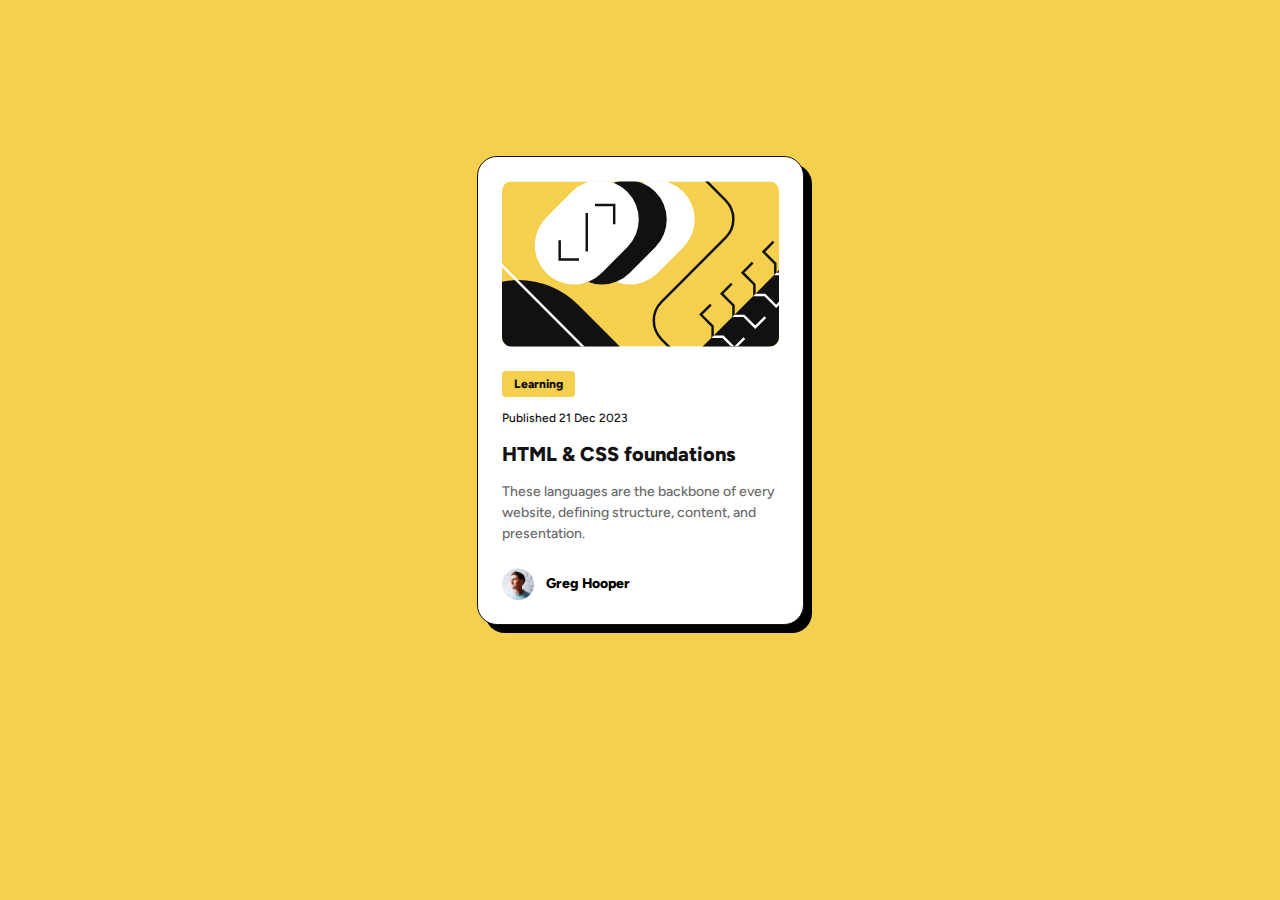
<file: Blog_Preview_Card/index.html>
<!DOCTYPE html>
<html lang="en">
  <head>
    <meta charset="UTF-8" />
    <meta name="viewport" content="width=device-width, initial-scale=1.0" />

    <link rel="preconnect" href="https://fonts.googleapis.com" />
    <link rel="preconnect" href="https://fonts.gstatic.com" crossorigin />
    <link
      href="https://fonts.googleapis.com/css2?family=Figtree:ital,wght@0,300..900;1,300..900&display=swap"
      rel="stylesheet"
    />
    <link rel="stylesheet" href="../Blog_Preview_Card/css/style.css" />
    <link
      rel="icon"
      type="image/png"
      sizes="32x32"
      href="./assets/images/favicon-32x32.png"
    />

    <title>Frontend Mentor | Blog preview card</title>
  </head>
  <body>
    <div class="blog-preview-card">
      <header class="card-image">
        <img
          class="card-main-image"
          src="../Blog_Preview_Card/assets/images/illustration-article.svg"
          alt="Blog Image"
        />
      </header>
      <main class="card-text">
        <h2 class="card-small-heading text-preset-4">Learning</h2>
        <p class="card-published-date text-preset-3">Published 21 Dec 2023</p>
        <h1 class="card-big-heading text-preset-1">HTML & CSS foundations</h1>
        <p class="card-main-text text-preset-2">
          These languages are the backbone of every website, defining structure,
          content, and presentation.
        </p>
      </main>
      <footer class="card-footer">
        <img
          src="../Blog_Preview_Card/assets/images/image-avatar.webp"
          alt="head shot"
          class="card-footer-image"
        />
        <h3 class="card-name text-preset-4">Greg Hooper</h3>
      </footer>
    </div>
    <!-- <div class="attribution">
    Challenge by <a href="https://www.frontendmentor.io?ref=challenge" target="_blank">Frontend Mentor</a>. 
    Coded by <a href="#">Your Name Here</a>.
  </div> -->
  </body>
</html>
</file>
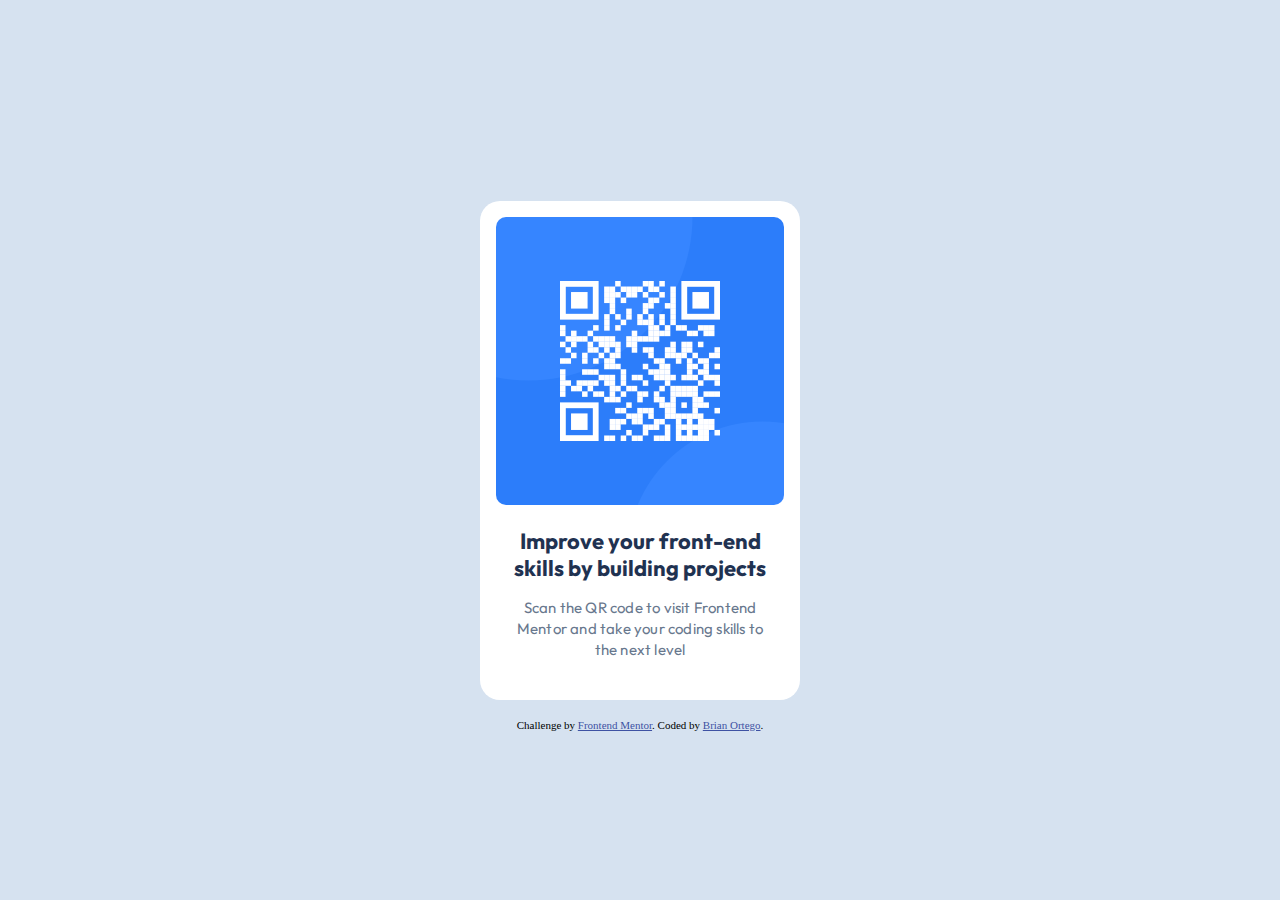
<file: QR_Code_Component/index.html>
<!DOCTYPE html>
<html lang="en">
  <head>
    <meta charset="UTF-8" />
    <meta name="viewport" content="width=device-width, initial-scale=1.0" />
    <!-- displays site properly based on user's device -->

    <link
      rel="icon"
      type="image/png"
      sizes="32x32"
      href="./images/favicon-32x32.png"
    />

    <link rel="preconnect" href="https://fonts.googleapis.com" />
    <link rel="preconnect" href="https://fonts.gstatic.com" crossorigin />
    <link
      href="https://fonts.googleapis.com/css2?family=Outfit:wght@100..900&display=swap"
      rel="stylesheet"
    />
    <link rel="stylesheet" href="../QR_Code_Component/styles.css" />

    <title>Frontend Mentor | QR code component</title>
  </head>
  <body>
    <main id="container">
      <img src="../QR_Code_Component/images/image-qr-code.png" alt="qr code" class="qr-Image" />
      <section class="qr-Text">
        <h1 class="top-Paragraph text-preset-1">Improve your front-end skills by building projects</h1>
        <p class="bottom-Paragraph text-preset-2">
          Scan the QR code to visit Frontend Mentor and take your coding skills
          to the next level
        </p>
      </section>
    </main>
    <footer class="attribution-End">
    <div class="attribution">
      Challenge by
      <a href="https://www.frontendmentor.io?ref=challenge" target="_blank"
        >Frontend Mentor</a
      >. Coded by <a href="#">Brian Ortego</a>.
    </footer>
  </body>
</html>
</file>
<file: Blog_Preview_Card/css/style.css>
/* 
  1. Use a more-intuitive box-sizing model.
*/
*,
*::before,
*::after {
  box-sizing: border-box;
}

/*
    2. Remove default margin
  */
* {
  margin: 0;
  padding: 0;
  font-family: FigTree;
}

/*
    Typographic tweaks!
    3. Add accessible line-height
    4. Improve text rendering
  */
body {
  font-size: 16px;
  line-height: 1.5;
  -webkit-font-smoothing: antialiased;
}

/*
    5. Improve media defaults
  */
img,
picture,
video,
canvas,
svg {
  display: block;
  max-width: 100%;
}

/*
    6. Remove built-in form typography styles
  */
input,
button,
textarea,
select {
  font: inherit;
}

/*
    7. Avoid text overflows
  */
p,
h1,
h2,
h3,
h4,
h5,
h6 {
  overflow-wrap: break-word;
}

/*
    8. Create a root stacking context
  */
#root,
#__next {
  isolation: isolate;
}

:root {
  --yellow: hsl(47, 88%, 63%);
  --white: hsl(0, 0%, 100%);
  --gray: hsl(0, 0%, 42%);
  --darkGray: hsl(0, 0%, 7%);
}

.attribution {
  font-size: 11px;
  text-align: center;
}
.attribution a {
  color: hsl(228, 45%, 44%);
}

.text-preset-1 {
  font-size: 1.5rem;
  line-height: 1.5;
  letter-spacing: 0;
  font-weight: 800;
}

.text-preset-2 {
  font-size: 1rem;
  line-height: 1.5;
  letter-spacing: 0;
  font-weight: 500;
}

.text-preset-3 {
  font-size: 0.875rem;
  line-height: 1.5;
  letter-spacing: 0;
  font-weight: 500;
}

.text-preset-4 {
  font-size: 0.875rem;
  line-height: 1.5;
  letter-spacing: 0;
  font-weight: 800;
}

/* - Mobile: 375px
- Desktop: 1440px
 */

body {
  display: flex;
  justify-content: center;
  align-items: center;
  max-height: 100vh;
  background-color: var(--yellow);
  padding: 9.75rem 1.5rem 9.6875rem 1.5rem;
}

.blog-preview-card {
  display: flex;
  flex-direction: column;
  align-items: flex-start;
  padding: 1.5rem;
  background-color: var(--white);
  border: 0.00625rem solid var(--darkGray);
  border-radius: 1.25rem;
  box-shadow: 0.5rem 0.5rem 0px 0px #000;
  gap: 1.5rem;
  width: 20.4375rem;
}
.card-image {
  display: flex;
}

.card-image img {
  border-radius: 0.625rem;
}

.card-main-image {
  display: flex;
  align-items: center;
  align-self: stretch;
}
.card-text {
  display: flex;
  flex-direction: column;
  align-items: flex-start;
  gap: 0.75rem;
}
.card-small-heading {
  border-radius: 0.25rem;
  background-color: var(--yellow);
  color: var(--darkGray);
  padding: 0.25rem 0.75rem;
  font-size: 0.75rem;
}
.card-published-date {
  font-size: 0.75rem;
  color: var(--darkGray);
}
.card-big-heading {
  font-size: 1.25rem;
  color: var(--darkGray);
}
.card-main-text {
  font-size: 0.875rem;
  color: var(--gray);
}
.card-footer {
  display: flex;
  align-items: center;
  gap: 0.75rem;
}
.card-footer-image {
  width: 2rem;
  height: auto;
}
.card-name {
}
</file>
<file: QR_Code_Component/styles.css>
:root {
  --white: hsl(0, 0%, 100%);
  --slateLight: hsl(212, 45%, 89%);
  --slateMedium: hsl(216, 15%, 48%);
  --slateDark: hsl(218, 44%, 22%);
}

/* Design Size's 
- Mobile: 375px
- Desktop: 1440px */
/* Font-Family Outfit 
   Font Weights 400 & 700 */

* {
  margin: 0;
  padding: 0;
  box-sizing: border-box;
}

body {
  display: flex;
  align-items: center;
  justify-content: center;
  min-height: 100vh;
  background-color: var(--slateLight);
}
/* Premade classes that will be reused */
.text-preset-1 {
  font-family: Outfit, sans-serif;
  font-weight: 700;
  line-height: 120%;
  letter-spacing: 0px;
  font-size: 22px;
  color: var(--slateDark);
}
/* Premade classes that will be reused */
.text-preset-2 {
  font-family: Outfit, sans-serif;
  font-weight: 400;
  line-height: 140%;
  letter-spacing: 0.2px;
  font-size: 15px;
  color: var(--slateMedium);
}

#container {
  display: flex;
  flex-direction: column;
  gap: 1.5rem;
  padding: 1rem 1rem 2.5rem 1rem;
  border-radius: 1.25rem;
  background-color: var(--white);
  max-height: 31.1875rem;
  max-width: 20rem;
}

.qr-Image {
  border-radius: 0.625rem;
  min-width: 18rem;
  min-height: 18rem;
}

.qr-Text {
  display: flex;
  flex-direction: column;
  justify-content: center;
  align-items: center;
  max-width: 18rem;
  max-height: 8.1875rem;
  gap: 1rem;
  padding: 0 1rem;
}

.top-Paragraph {
  text-align: center;
}

.bottom-Paragraph {
  text-align: center;
}

.attribution-End {
  position: absolute;
  margin-top: 550px;
}

.attribution {
  font-size: 11px;
  text-align: center;
}
.attribution a {
  color: hsl(228, 45%, 44%);
}
</file>
